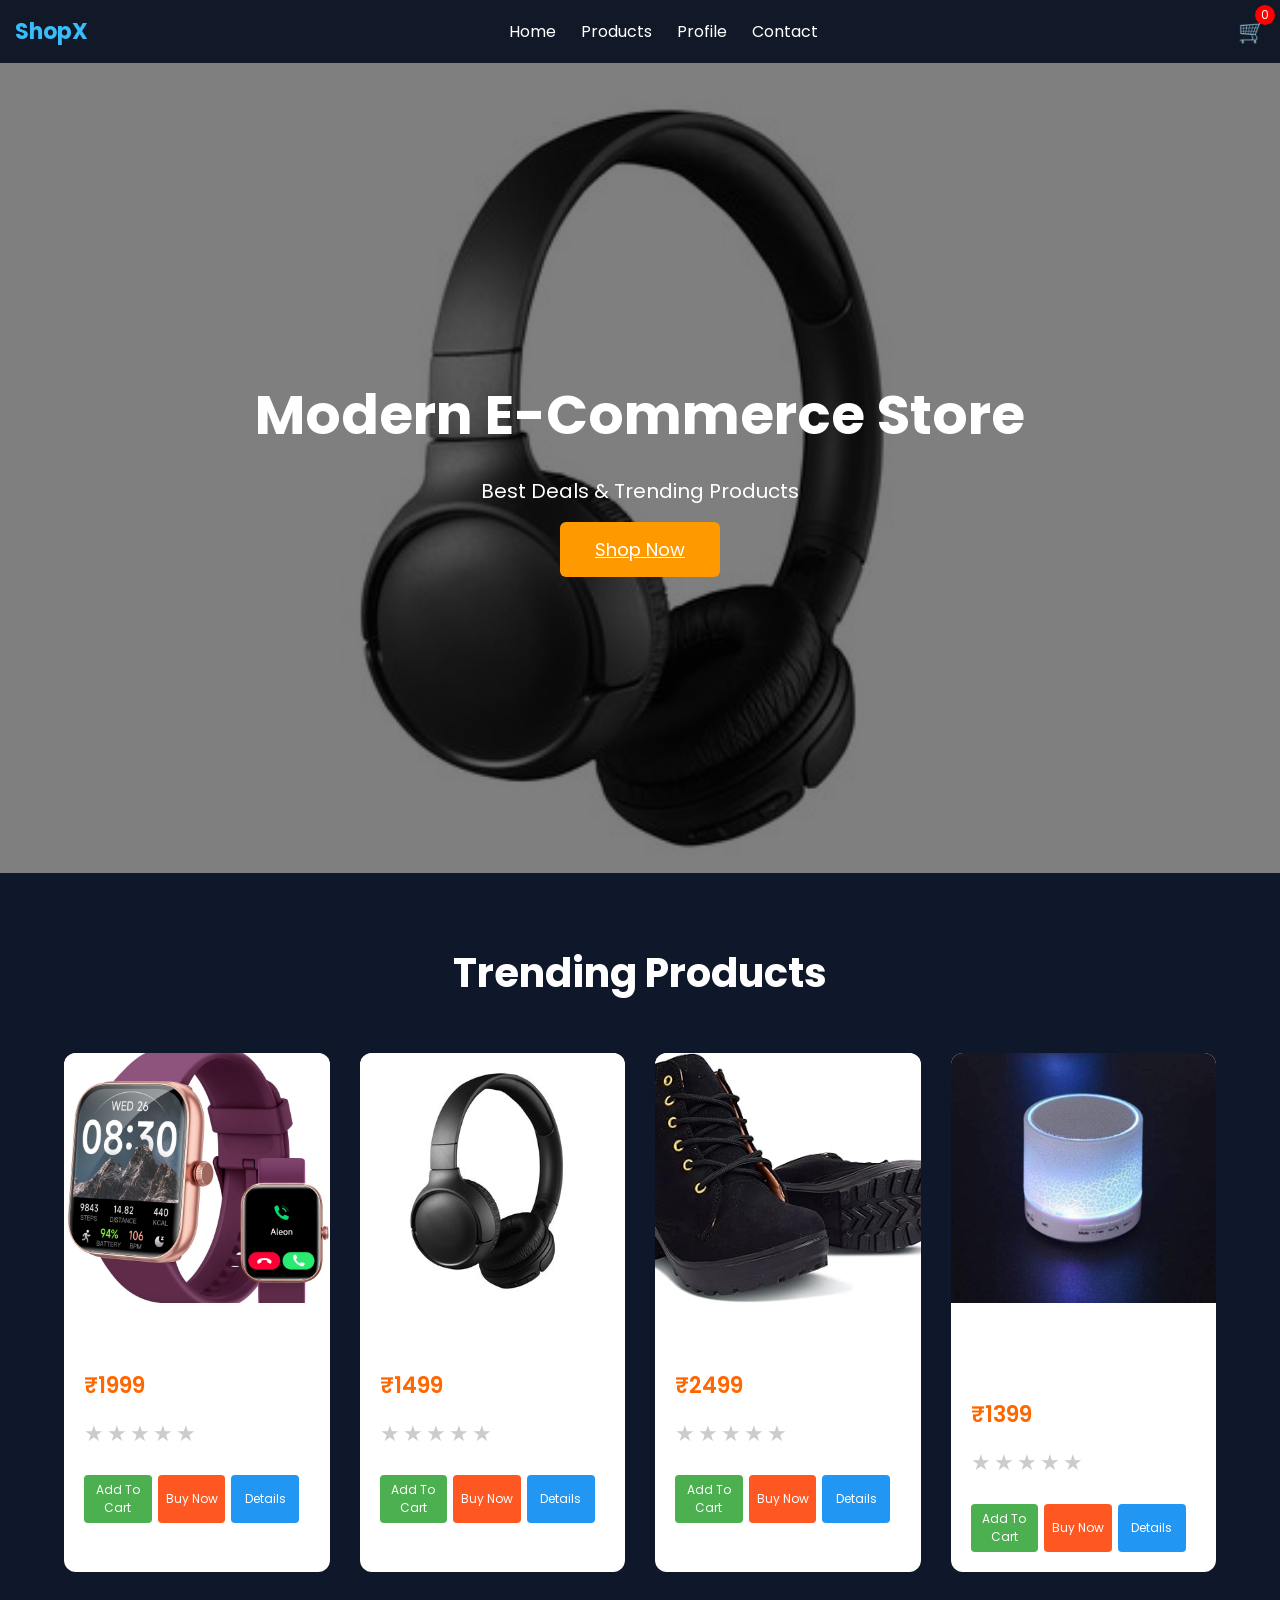
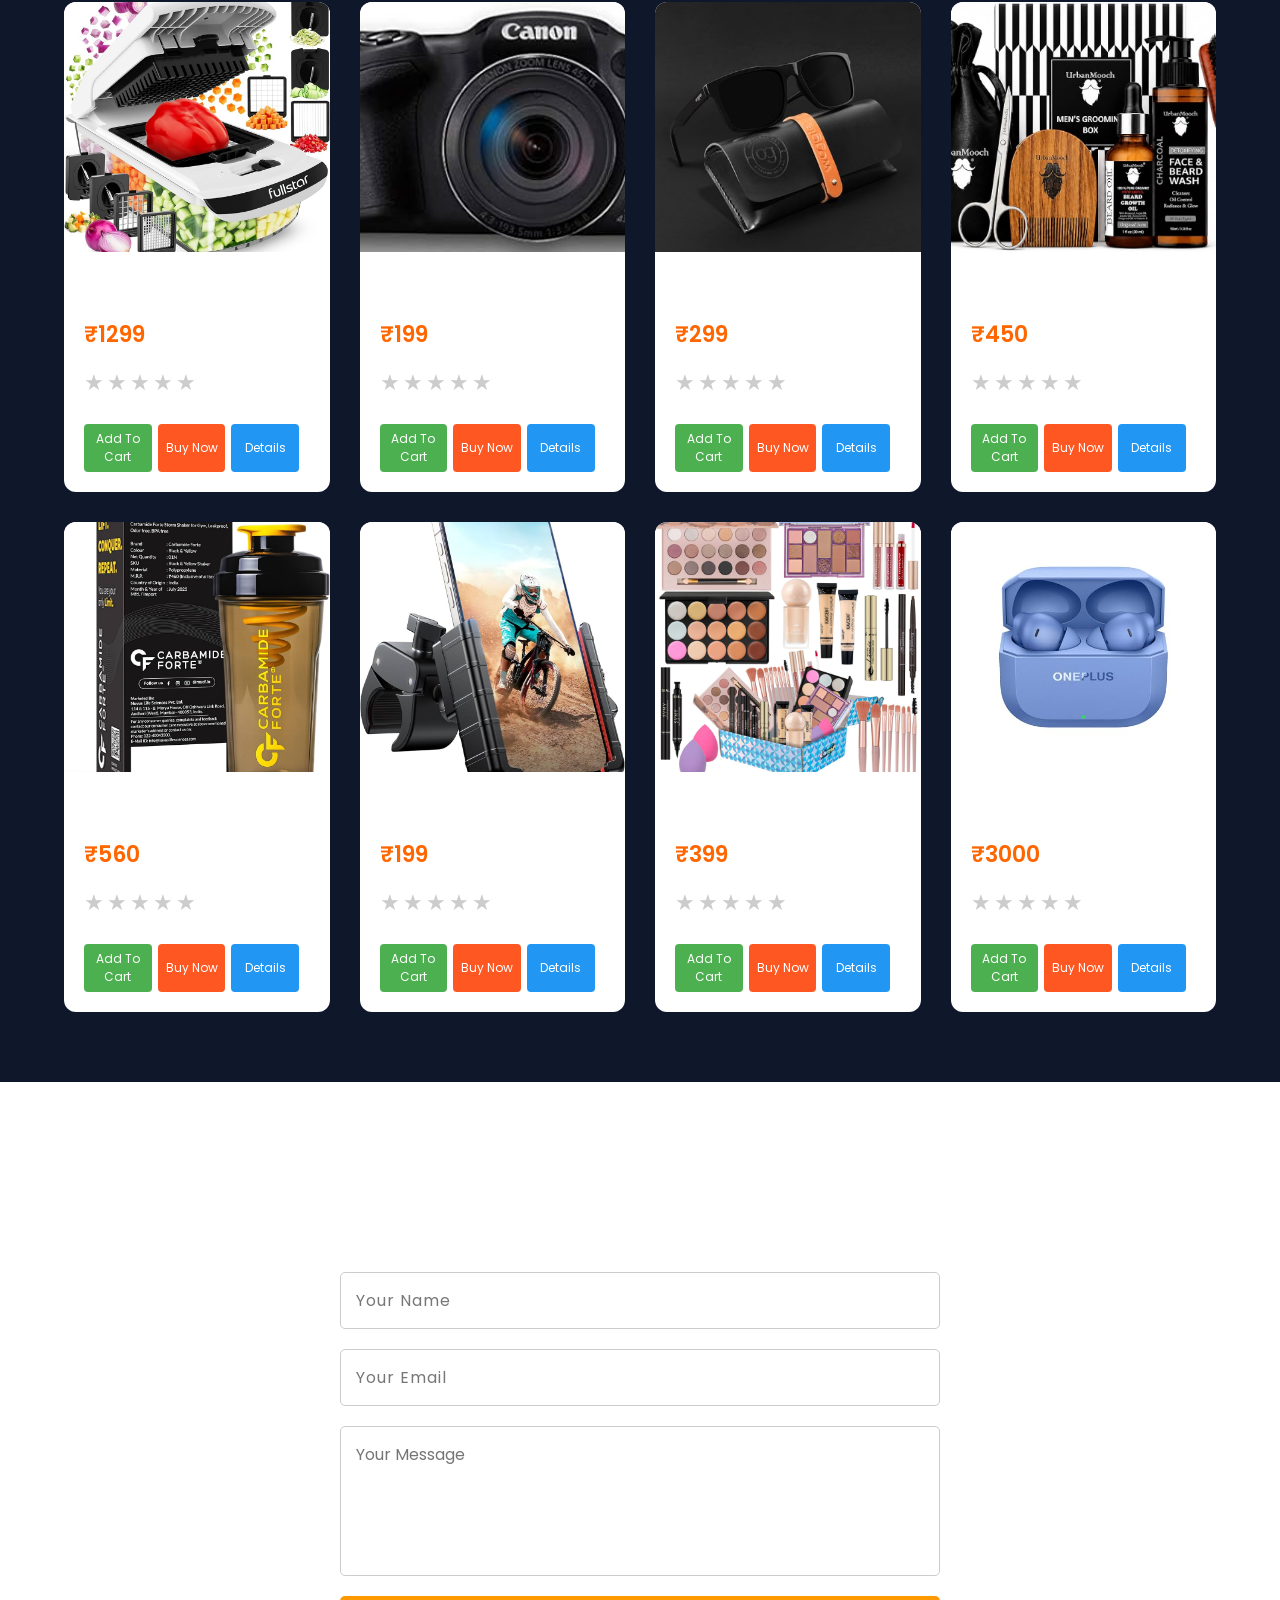
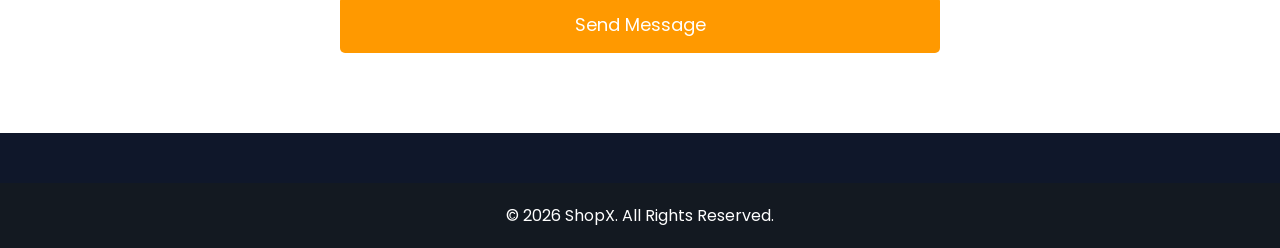
<file: index.html>
<!DOCTYPE html>
<html lang="en">

<head>
    <meta charset="UTF-8" />
    <meta name="viewport" content="width=device-width, initial-scale=1.0" />
    <title>Modern E-Commerce Website</title>

    <link rel="preconnect" href="https://fonts.googleapis.com">
    <link href="https://fonts.googleapis.com/css2?family=Poppins:wght@300;400;500;600;700&display=swap"
        rel="stylesheet">
    <!-- CSS LINK -->
    <link rel="stylesheet" href="style.css">
</head>

<body>

    <!-- NAVBAR -->

    <nav class="navbar">

        <div class="logo">ShopX</div>

        <div class="nav-links" id="navLinks">
            <a href="#home">Home</a>
            <a href="#products">Products</a>
            <a href="profile.html">Profile</a>
            <a href="#contact">Contact</a>
        </div>

        <body>

            <div class="buy-popup" id="buy-popup">

                <div class="buy-box">

                    <h2>Order Summary</h2>

                    <p id="buy-name"></p>
                    <p id="buy-price"></p>

                    <button onclick="confirmOrder()">Confirm Order</button>

                    <span onclick="closeBuyPopup()">&times;</span>

                </div>

            </div>

            <!-- JS FILE -->
            <!--  <script src="javascript.js"></script> -->

        </body>
        <div class="icons">
            <div class="cart" id="cartBtn">
                🛒
                <div class="cart-count" id="cartCount">0</div>
            </div>

            <div class="menu-btn" id="menuBtn">☰</div>
        </div>

    </nav>

    <!-- HERO -->


    <!-- HERO SECTION -->

    <section class="hero">

        <div class="slider">

            <!-- IMAGE 1 -->
            <div class="slide active">
                <img src="image/image12.jpg" alt="">
            </div>

            <!-- IMAGE 2 -->
            <div class="slide">
                <img src="image/image04.jpg" alt="">
            </div>

            <!-- IMAGE 3 -->
            <div class="slide">
                <img src="image/image14.jpg" alt="">
            </div>

            <!-- IMAGE 4 -->
            <div class="slide">
                <img src="image/image04.jpg" alt="">
            </div>

            <div class="overlay"></div>

        </div>

        <div class="hero-content">
            <h1>Modern E-Commerce Store</h1>
            <p>Best Deals & Trending Products</p>
            <a href="#home" class="btn" target="_blank" rel="noopener noreferrer">
                Shop Now
            </a>
        </div>

    </section>

    <!-- PRODUCTS -->

    <section class="products-section">

        <h2 class="section-title">Trending Products</h2>

        <div class="products" id="products">

        </div>

    </section>

    <!-- CART -->

    <div class="cart-sidebar" id="cartSidebar">
        <button class="close-cart" id="closeCartBtn" onclick="closeCart()">
            &times;
        </button>
        <h2>Your Cart</h2>

        <div id="cartItems"></div>

        <h3>Total: ₹<span id="total">0</span></h3>

    </div>


    </section>

    <div id="modal" class="modal">

        <div class="modal-box">

            <span class="close-btn" onclick="closeModal()">
                &times;
            </span>

            <h2 id="d-name"></h2>

            <h3 id="d-price"></h3>

            <p id="d-description"></p>

        </div>

    </div>

    <!-- CONTACT SECTION -->

    <section id="contact" class="contact-section">

        <h2 class="section-title">Contact Us</h2>

        <div class="contact-container">

            <form class="contact-form">

                <input type="text" placeholder="Your Name" required>

                <input type="email" placeholder="Your Email" required>

                <textarea placeholder="Your Message"></textarea>

                <button type="submit">Send Message</button>

            </form>

        </div>

    </section>
    <!-- FOOTER -->

    <footer>
        © 2026 ShopX. All Rights Reserved.
    </footer>
    <script src="script.js"></script>



</body>

</html>
</file>
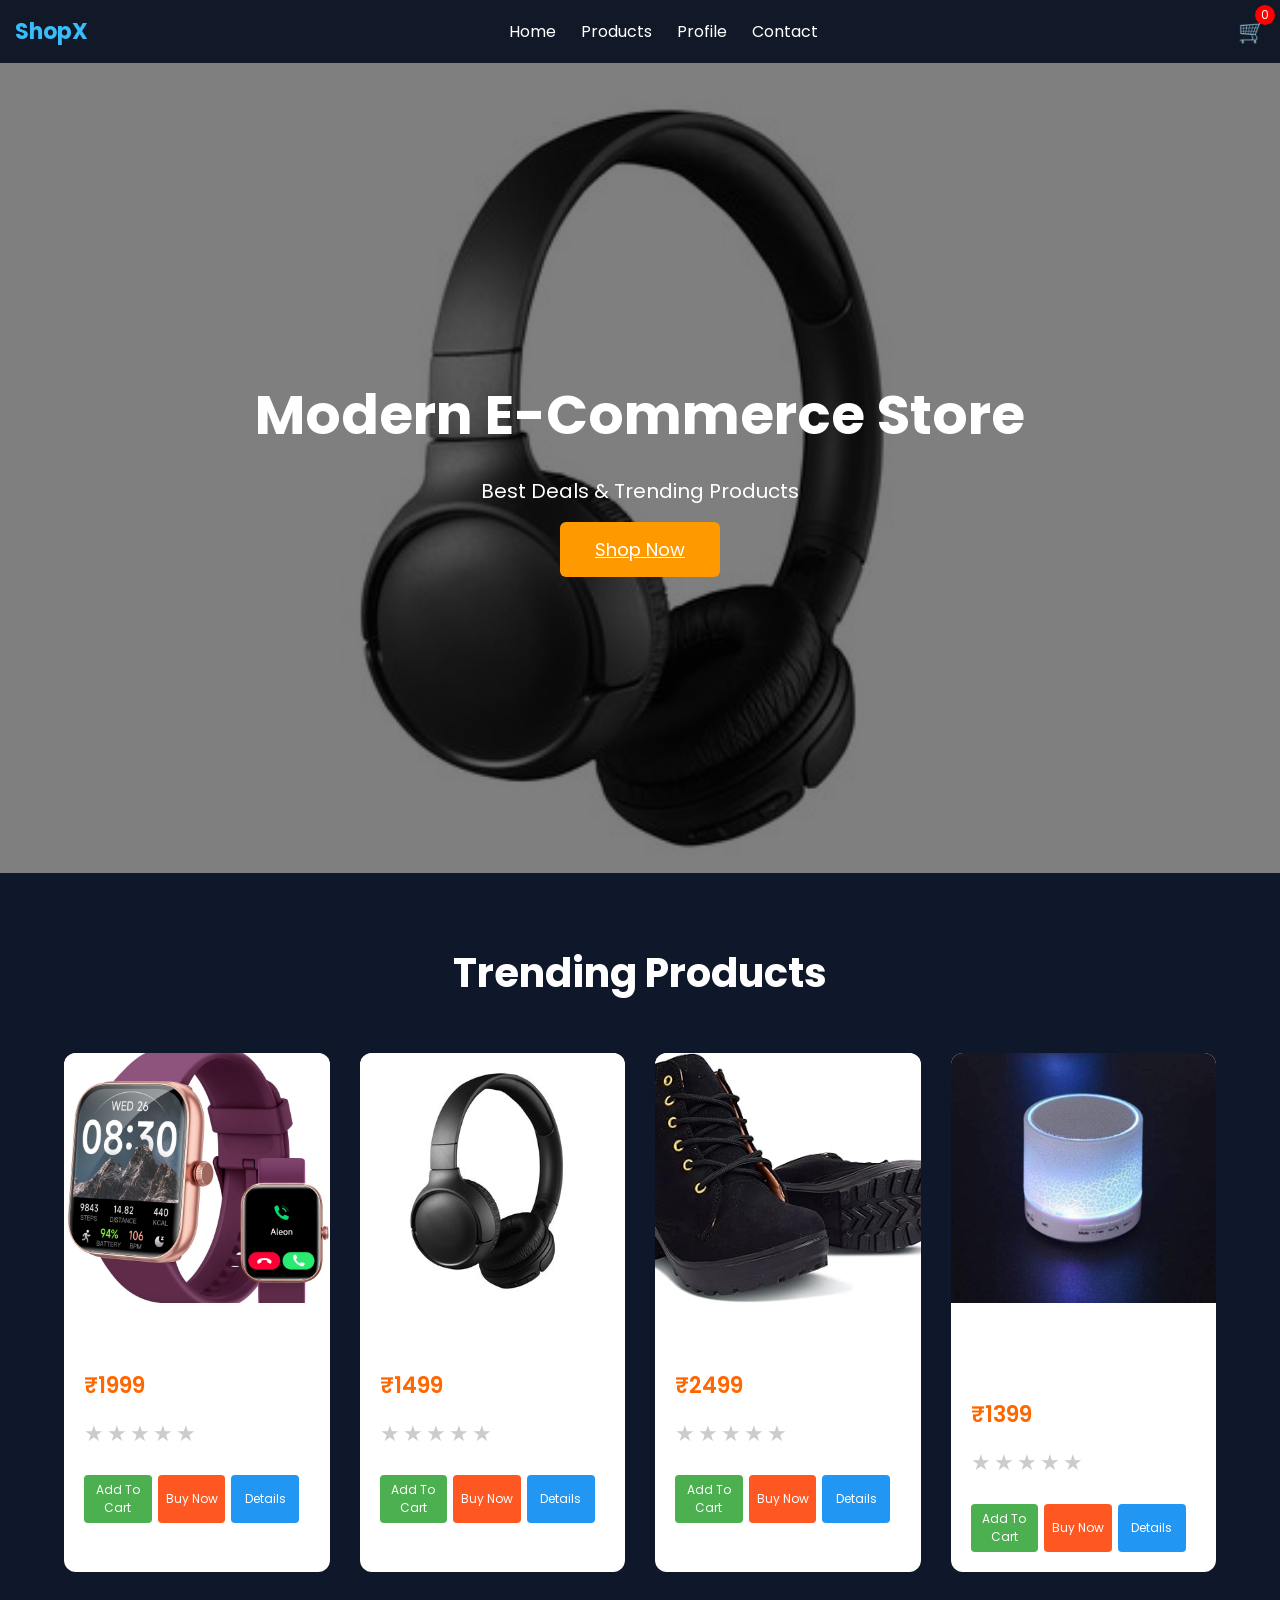
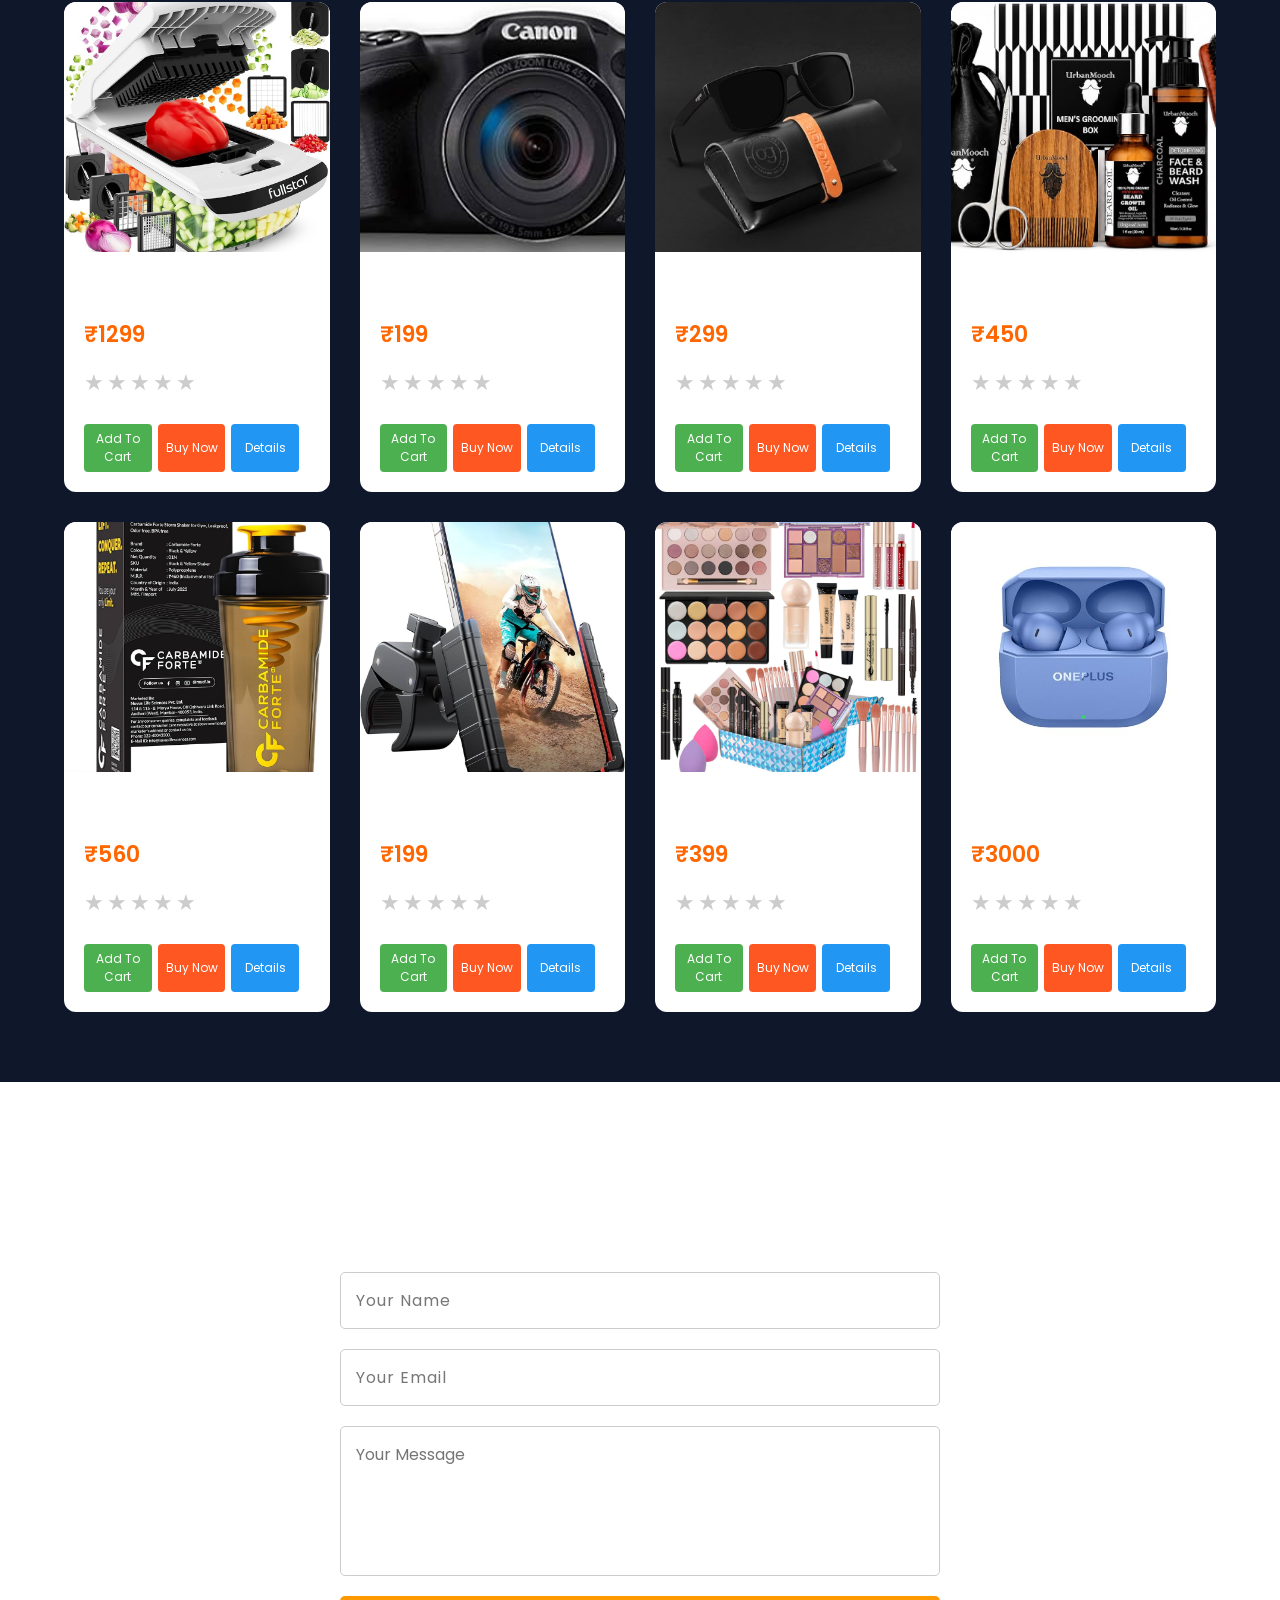
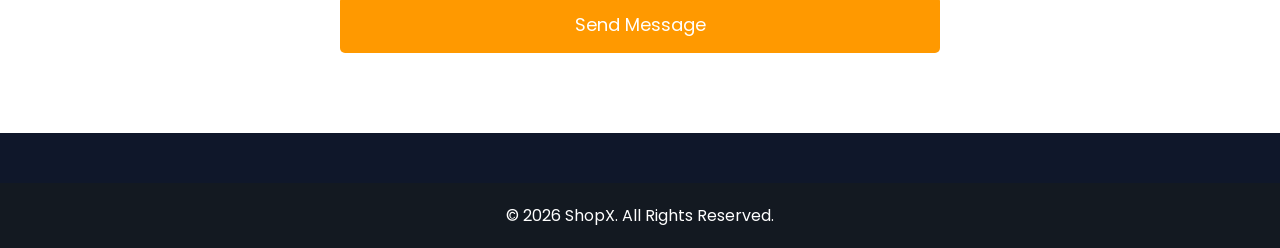
<file: checkout.html>
<!DOCTYPE html>
<html lang="en">

<head>
    <meta charset="UTF-8">
    <meta name="viewport" content="width=device-width, initial-scale=1.0">
    <title>Payment Page</title>

    <style>
        body {
            font-family: Arial;
            background: #f2f2f2;
            padding: 30px;
        }

        .container {
            max-width: 800px;
            margin: auto;
            background: white;
            padding: 25px;
            border-radius: 15px;
            box-shadow: 0 5px 20px rgba(0, 0, 0, 0.1);
        }

        h1 {
            text-align: center;
            color: green;
        }

        .product {
            text-align: center;
            margin-bottom: 20px;
        }

        .product img {
            width: 200px;
            border-radius: 10px;
        }

        .methods {
            display: flex;
            gap: 10px;
            margin-top: 20px;
            flex-wrap: wrap;
        }

        .btn {
            flex: 1;
            padding: 12px;
            border: none;
            cursor: pointer;
            border-radius: 10px;
            background: #ddd;
            font-weight: bold;
        }

        .btn.active {
            background: green;
            color: white;
        }

        .box {
            display: none;
            margin-top: 20px;
        }

        input,
        textarea {
            width: 100%;
            padding: 10px;
            margin-top: 10px;
            border: 1px solid #ccc;
            border-radius: 8px;
        }

        .pay {
            width: 100%;
            padding: 12px;
            background: green;
            color: white;
            border: none;
            margin-top: 15px;
            border-radius: 10px;
            cursor: pointer;
        }

        .qr {
            text-align: center;
        }

        .qr img {
            width: 200px;
            margin-top: 10px;
        }
    </style>
</head>

<body>

    <div class="container">

        <h1>Secure Payment</h1>

        <div class="product">
            <img id="img" alt="Product image">
            <h2 id="name"></h2>
            <h3>₹ <span id="price"></span></h3>
        </div>

        <div class="methods">
            <button class="btn" onclick="openTab('upi',this)">UPI</button>
            <button class="btn" onclick="openTab('card',this)">Card</button>
            <button class="btn" onclick="openTab('qr',this)">QR</button>
        </div>

        <!-- UPI -->
        <div id="upi" class="box">
            <input placeholder="Enter UPI ID">
            <button class="pay" onclick="pay('UPI')">Pay Now</button>
        </div>
        <!-- CARD -->
        <div id="card" class="box">
            <input type="text" id="cardNumber" placeholder="1234 5678 9012 3456" maxlength="16" autocomplete="off">

            <input type="text" id="expiry" placeholder="MM/YY" maxlength="5" autocomplete="off">
            <input type="password" id="cvv" placeholder="CVV" maxlength="3" autocomplete="off">

            <button class="pay" onclick="payCard()">
                Pay Now
            </button>

        </div>

        <!-- QR -->
        <div id="qr" class="box qr">
            <h3>Scan QR</h3>
            <img src="https://api.qrserver.com/v1/create-qr-code/?size=200x200&data=payment">
            <button class="pay" onclick="pay('QR')">I Have Paid</button>
        </div>

    </div>

    <script>

        let product = JSON.parse(localStorage.getItem("buyNowProduct"));

        if (!product) {
            alert("No product found");
            window.location.href = "index.html";
        }

        document.getElementById("img").src = product.image;
        document.getElementById("name").innerText = product.name;
        document.getElementById("price").innerText = product.price;

        function openTab(id, btn) {

            document.querySelectorAll(".box").forEach(b => b.style.display = "none");
            document.getElementById(id).style.display = "block";

            document.querySelectorAll(".btn").forEach(b => b.classList.remove("active"));
            btn.classList.add("active");
        }

        function pay(method) {

            let product = JSON.parse(localStorage.getItem("buyNowProduct"));

            let order = {
                name: product.name,
                price: product.price,
                qty: 1,
                total: product.price,
                image: product.image,
                paymentMethod: method
            };

            localStorage.setItem("successOrder", JSON.stringify(order));

            window.location.href = "payment process.html";
        }


        /* YAHI NICHE PASTE KARO */

        const cardInput = document.getElementById("cardNumber");

        cardInput.addEventListener("input", function (e) {

            let value = e.target.value.replace(/[^0-9]/g, '');

            if (value.length > 16) {
                value = value.substring(0, 16);
            }

            e.target.value = value;
        });


        const expiryInput = document.getElementById("expiry");

        expiryInput.addEventListener("input", function (e) {

            let value = e.target.value.replace(/[^0-9]/g, '');

            if (value.length > 4) {
                value = value.substring(0, 4);
            }

            if (value.length >= 3) {
                value = value.slice(0, 2) + "/" + value.slice(2);
            }

            e.target.value = value;
        });


        function payCard() {

            let card = document.getElementById("cardNumber").value.trim();
            let expiry = document.getElementById("expiry").value.trim();
            let cvv = document.getElementById("cvv").value.trim();

            if (card.length !== 16) {
                alert("❌ Card number must be 16 digits");
                return;
            }

            if (!/^\d{2}\/\d{2}$/.test(expiry)) {
                alert("❌ Invalid expiry format");
                return;
            }

            let parts = expiry.split('/');

            let month = parseInt(parts[0]);
            let year = parseInt(parts[1]);

            if (month < 1 || month > 12) {
                alert("❌ Invalid expiry month");
                return;
            }

            let today = new Date();

            let currentMonth = today.getMonth() + 1;
            let currentYear = today.getFullYear() % 100;

            if (year < currentYear ||
                (year === currentYear && month < currentMonth)) {

                alert("❌ Card expired");
                return;
            }

            if (!/^\d{3}$/.test(cvv)) {
                alert("❌ CVV must be 3 digits");
                return;
            }

            pay('CARD');
        }

    </script>

</body>

</html>
</file>
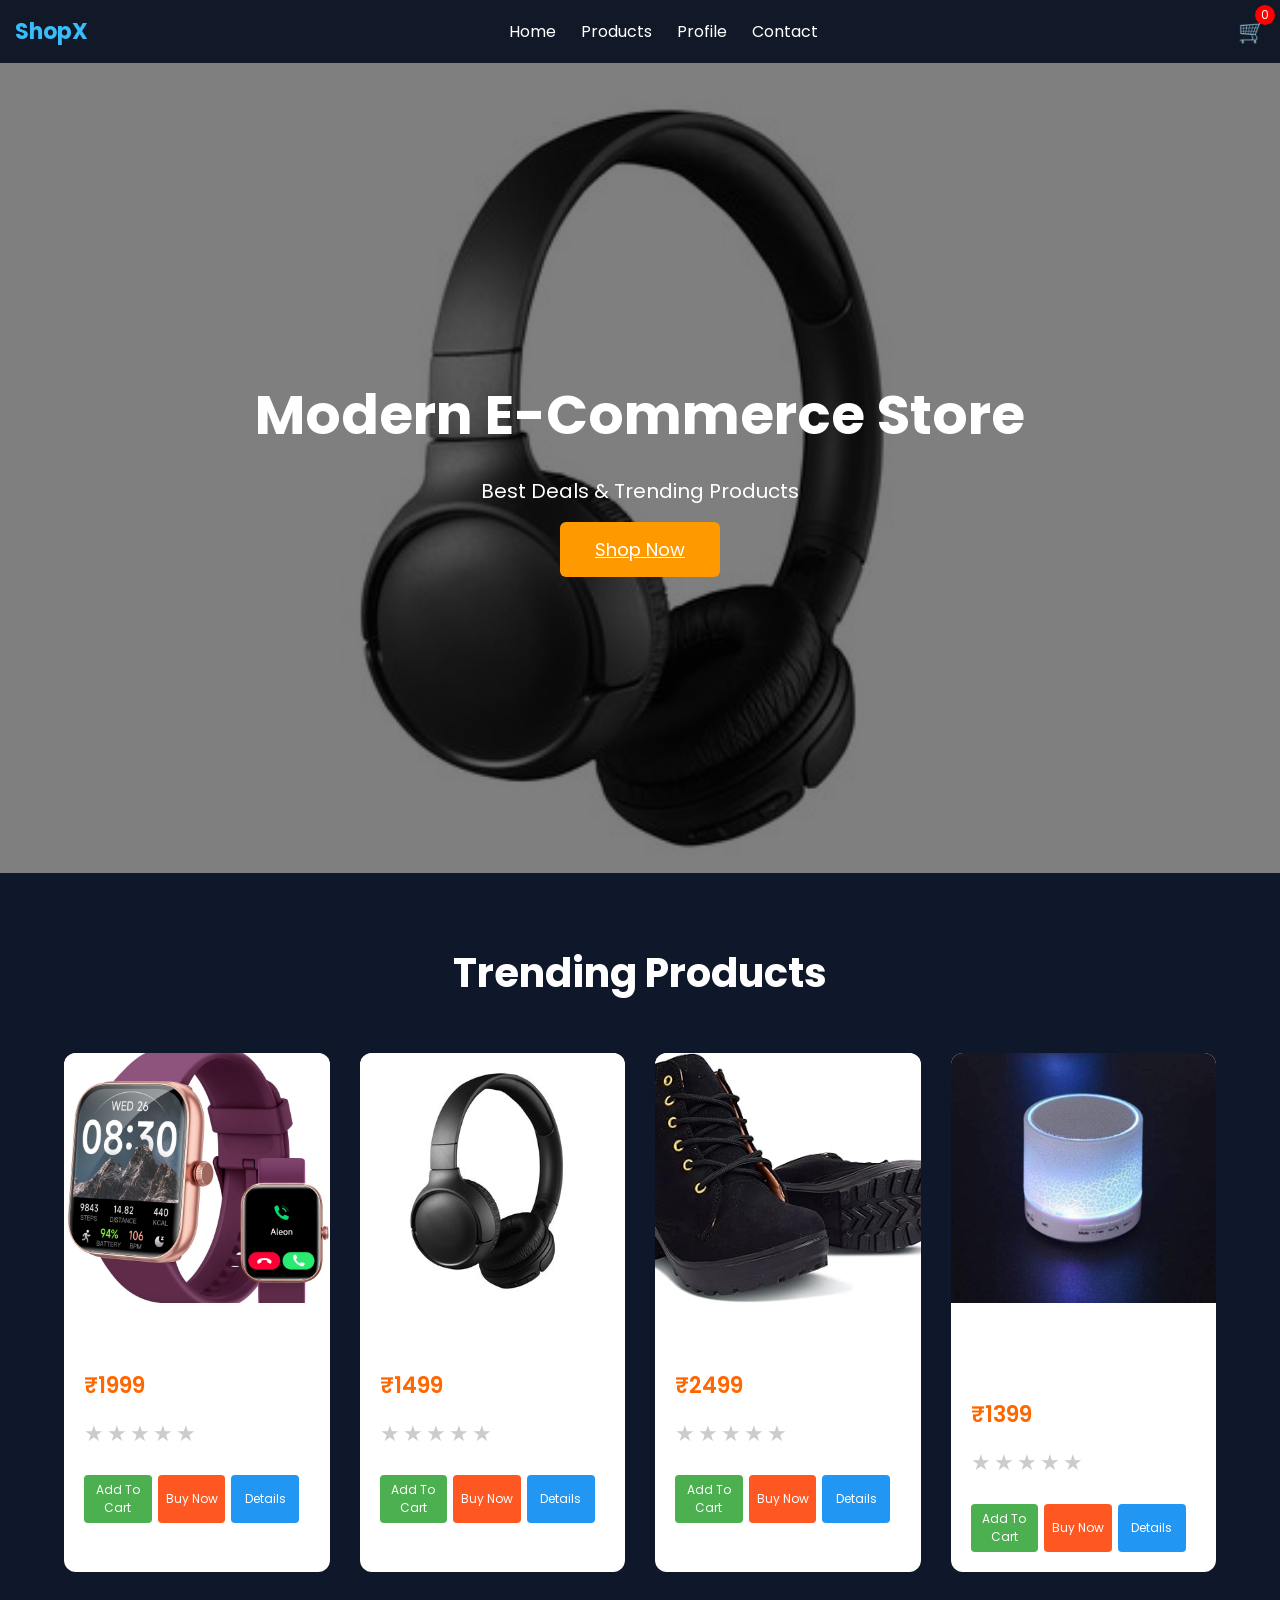
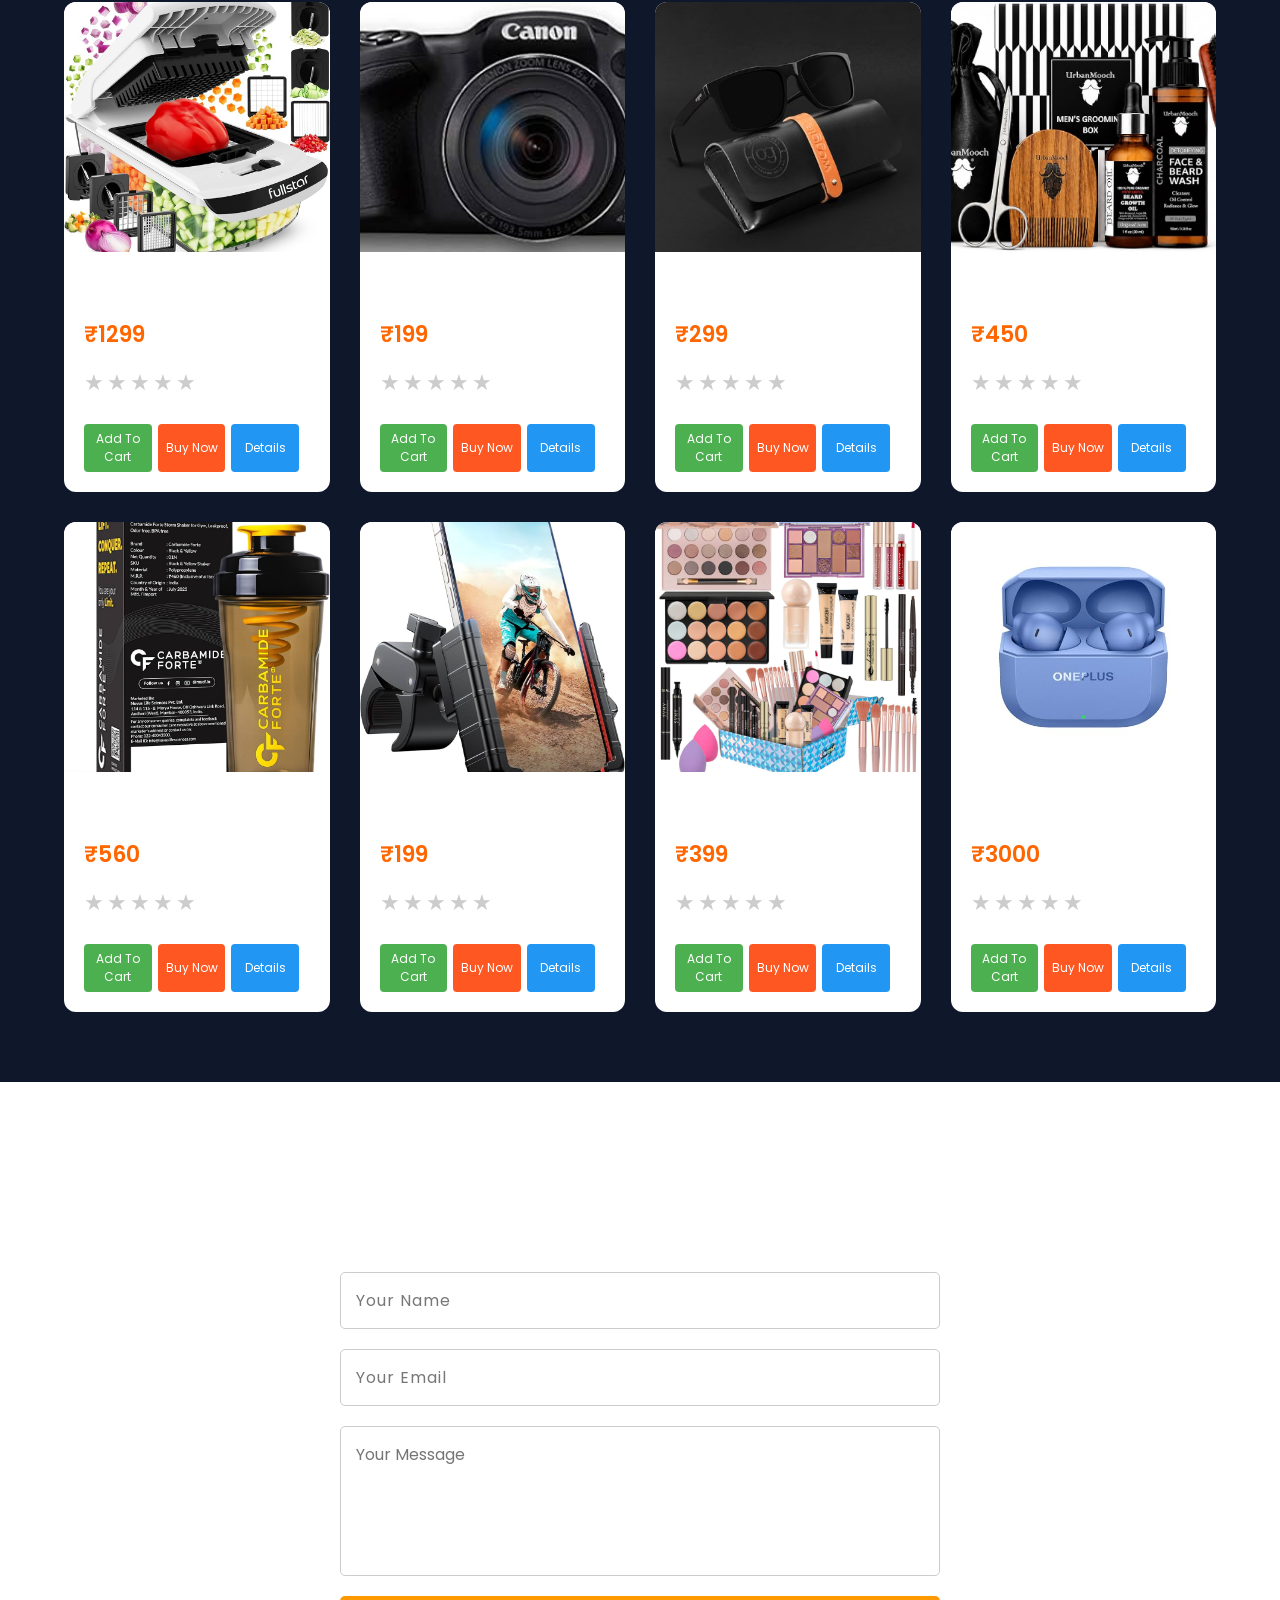
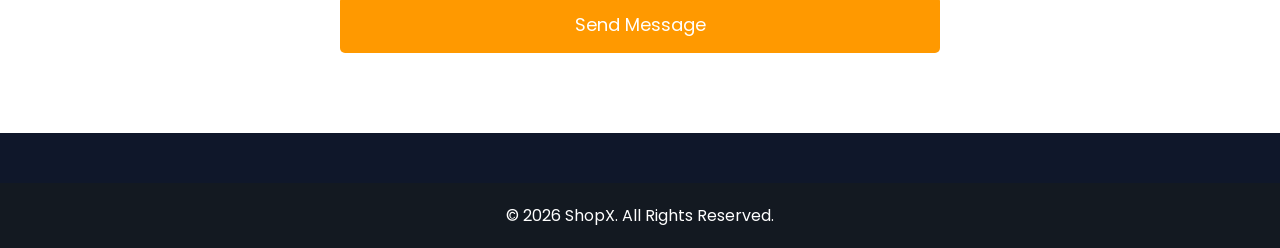
<file: payment process.html>
<!DOCTYPE html>
<html lang="en">
<head>
<meta charset="UTF-8">
<meta name="viewport" content="width=device-width, initial-scale=1.0"/>
<title>Payment Processing</title>

<style>

body{
  margin:0;
  font-family:Segoe UI;
  background:linear-gradient(135deg,#e8fff0,#f4fff7);
  height:100vh;
  display:flex;
  justify-content:center;
  align-items:center;
}

/* LOADER */
.loader{
  text-align:center;
}

.coin{
  width:80px;
  height:80px;
  background:gold;
  border-radius:50%;
  margin:auto;
  display:flex;
  align-items:center;
  justify-content:center;
  font-size:30px;
  animation:spin 1s linear infinite;
}

@keyframes spin{
  100%{transform:rotateY(360deg);}
}

.loading{
  margin-top:15px;
  font-size:20px;
  color:green;
  font-weight:bold;
}

/* SUCCESS BOX */
.box{
  display:none;
  background:white;
  padding:30px;
  border-radius:15px;
  width:380px;
  text-align:center;
  box-shadow:0 10px 25px rgba(0,0,0,0.2);
}

.check{
  width:80px;
  height:80px;
  background:green;
  color:white;
  border-radius:50%;
  display:flex;
  justify-content:center;
  align-items:center;
  font-size:40px;
  margin:auto;
}

h1{color:green;}

img{
  width:150px;
  margin:10px 0;
  border-radius:10px;
}

button{
  width:100%;
  padding:12px;
  margin-top:20px;
  border:none;
  background:green;
  color:white;
  border-radius:10px;
  cursor:pointer;
}

button:hover{
  background:darkgreen;
}

</style>
</head>

<body>

<div class="loader" id="loader">
  <div class="coin">₹</div>
  <div class="loading">Processing Payment...</div>
</div>

<div class="box" id="box">

  <div class="check">✔</div>

  <h1>Payment Successful</h1>

  <img id="img">

  <h3 id="name"></h3>
  <h3>Qty: <span id="qty"></span></h3>
  <h3>Total: ₹<span id="total"></span></h3>
  <h3>Method: <span id="method"></span></h3>

  <button onclick="goHome()">Back to Home</button>

</div>

<script>

let order = JSON.parse(localStorage.getItem("successOrder"));

if(!order){
  alert("No order found");
  window.location.href = "index.html";
}

document.getElementById("name").innerText = order.name || "";
document.getElementById("qty").innerText = order.qty || 1;
document.getElementById("total").innerText = order.total || 0;
document.getElementById("method").innerText = order.paymentMethod || "";
document.getElementById("img").src = order.image || "";

setTimeout(()=>{
  document.getElementById("loader").style.display="none";
  document.getElementById("box").style.display="block";
},3000);

function goHome(){
  localStorage.removeItem("successOrder");
  window.location.href="index.html";
}

</script>

</body>
</html>
</file>
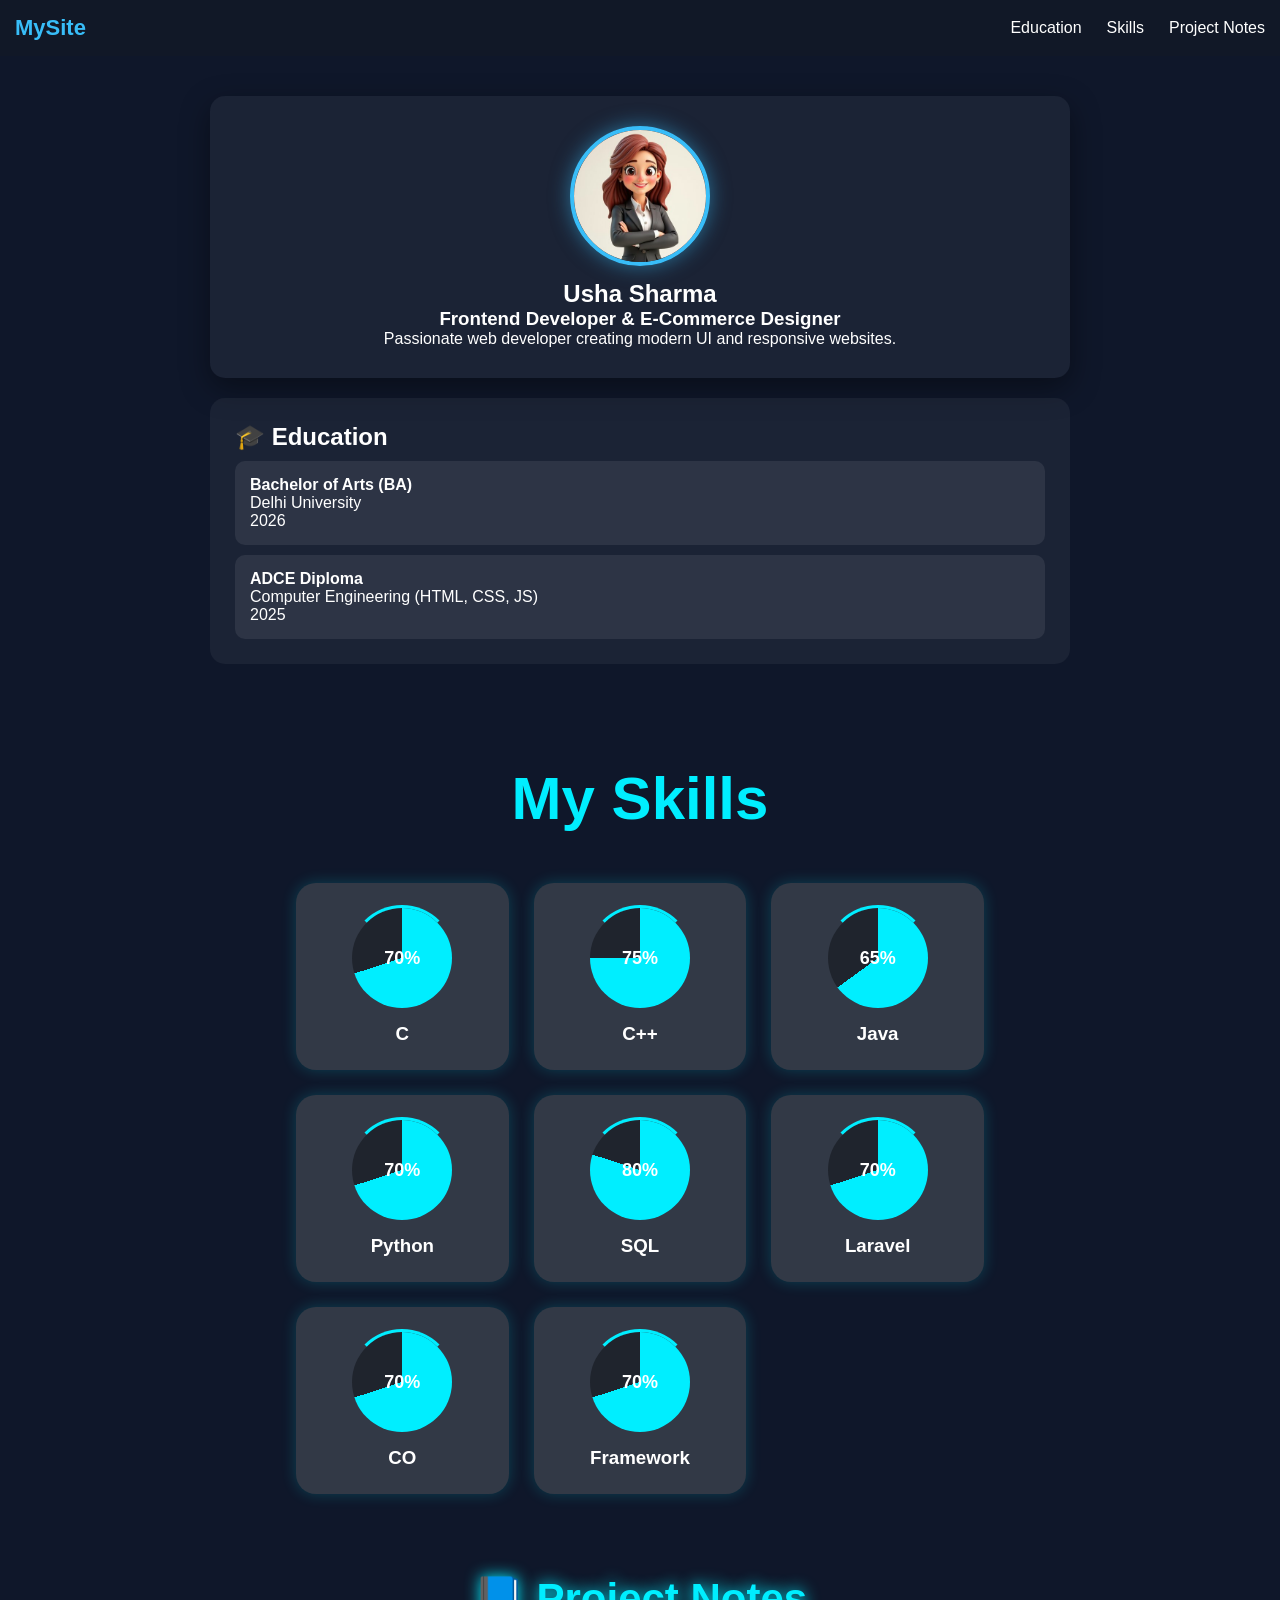
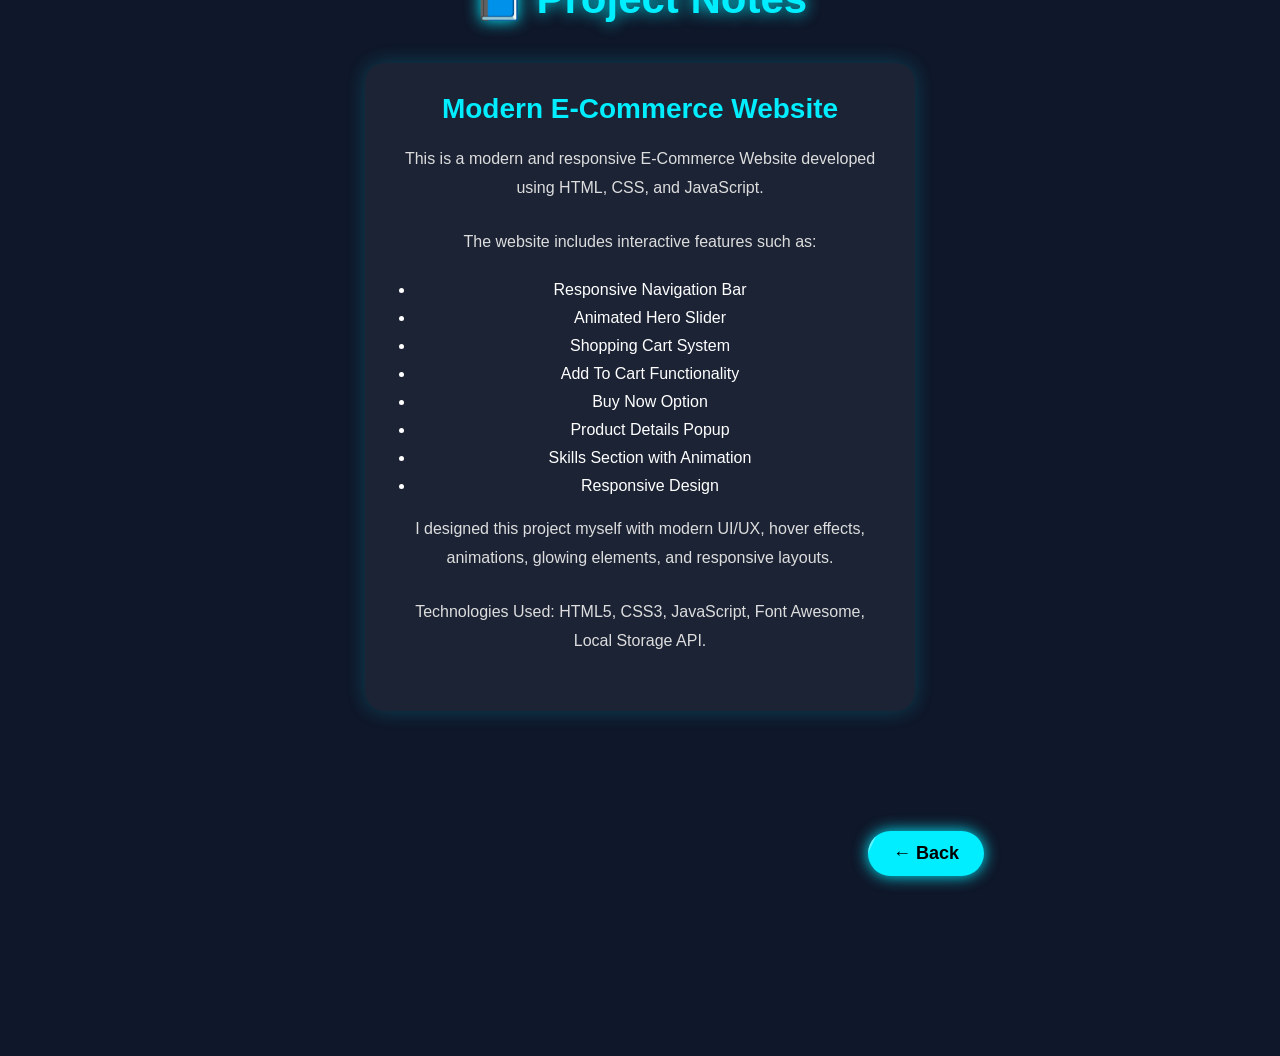
<file: profile.html>
<!DOCTYPE html>
<html>
<head>
  <meta charset="utf-8">
  <meta name="viewport" content="width=device-width, initial-scale=1">
  <title>Profile Page</title>
  <link rel="stylesheet" href="style.css">
</head>

<body>

<!-- NAV -->
<nav class="navbar">

  <div class="logo">MySite</div>

  <div class="nav-links">

    <a href="#education">Education</a>

    <a href="#skills">Skills</a>

    <a href="#projects">Project Notes</a>

  </div>

</nav>

<!-- PROFILE PAGE -->
<section class="profile-page">

  <!-- PROFILE HEADER -->
  <div class="profile-header">

    <img src="image/girl.jpg" alt="profile">

    <h1>Usha Sharma</h1>
    <h3>Frontend Developer & E-Commerce Designer</h3>

    <p>
      Passionate web developer creating modern UI and responsive websites.
    </p>

  </div>

  <!-- EDUCATION SECTION -->
 <div class="section-card" id="education">

    <h2>🎓 Education</h2>

    <div class="edu-box">
      <h4>Bachelor of Arts (BA)</h4>
      <p>Delhi University</p>
      <span>2026</span>
    </div>

    <div class="edu-box">
      <h4>ADCE Diploma</h4>
      <p>Computer Engineering (HTML, CSS, JS)</p>
      <span>2025</span>
    </div>

  </div>
<!-- SKILLS SECTION -->
<section class="skills-page" id="skills">    
  <h1>My Skills</h1>

    <div class="skills-container">

        <div class="skill-card" onclick="showInfo('C', 'C is a powerful system programming language Styles the web page design, colors, layout.')">
    <i class="fa-brands fa-cuttlefish"></i>
    <div class="circle" style="--percent:70%">70%</div>
    <h3>C</h3>
</div>
        

        <div class="skill-card" onclick="showInfo('C++', 'C++ is a powerful object-oriented programming language used for system and game development.')">
    <i class="fa-solid fa-code"></i>
    <div class="circle" style="--percent:75%">75%</div>
    <h3>C++</h3>
</div>

        <div class="skill-card" onclick="showInfo('Java', 'Java is a high-level object-oriented programming language used for applications and Android development.')">
    <i class="fa-brands fa-java"></i>
    <div class="circle" style="--percent:65%">65%</div>
    <h3>Java</h3>
</div>

        <div class="skill-card" onclick="showInfo('Python', 'Python is an easy-to-learn programming language used in AI, data science and web development.')">
    <i class="fa-brands fa-python"></i>
    <div class="circle" style="--percent:70%">70%</div>
    <h3>Python</h3>
</div>

        <div class="skill-card" onclick="showInfo('SQL', 'SQL is used to manage and manipulate relational databases.')">
    <i class="fa-solid fa-database"></i>
    <div class="circle" style="--percent:80%">80%</div>
    <h3>SQL</h3>
</div>

       <div class="skill-card" onclick="showInfo('Laravel', 'Laravel is a PHP framework used for building modern web applications.')">
    <i class="fa-brands fa-laravel"></i>
    <div class="circle" style="--percent:70%">70%</div>
    <h3>Laravel</h3>
</div>

         <div class="skill-card" onclick="showInfo('CO', 'Laravel is a PHP framework used for building modern web applications.')">
    <i class="fa-brands fa-laravel"></i>
    <div class="circle" style="--percent:70%">70%</div>
    <h3>CO</h3>
</div>

        <div class="skill-card" onclick="showInfo('Laravel', 'Laravel is a PHP framework used for building modern web applications.')">
    <i class="fa-brands fa-laravel"></i>
    <div class="circle" style="--percent:70%">70%</div>
    <h3>Framework</h3>
</div>

</div>
<!-- PROJECT NOTES SECTION -->


<section class="project-notes" id="projects">

    <h2>📘 Project Notes</h2>

    <div class="notes-box">

        <h3>Modern E-Commerce Website</h3>

        <p>
            This is a modern and responsive E-Commerce Website developed
            using HTML, CSS, and JavaScript.
        </p>

        <p>
            The website includes interactive features such as:
        </p>

        <ul>
            <li>Responsive Navigation Bar</li>
            <li>Animated Hero Slider</li>
            <li>Shopping Cart System</li>
            <li>Add To Cart Functionality</li>
            <li>Buy Now Option</li>
            <li>Product Details Popup</li>
            <li>Skills Section with Animation</li>
            <li>Responsive Design</li>
        </ul>

        <p>
            I designed this project myself with modern UI/UX,
            hover effects, animations, glowing elements,
            and responsive layouts.
        </p>

        <p>
            Technologies Used:
            HTML5, CSS3, JavaScript, Font Awesome, Local Storage API.
        </p>

    </div>

</section>
<a href="index.html" class="back-btn">
   ← Back
</a>
</section>
<div id="popup" class="popup">
    <div class="popup-box">
        <h2 id="popup-title"></h2>
        <p id="popup-text"></p>
        <button onclick="closePopup()">Close</button>
    </div>
</div>
<script src="script.js"></script>

</body>
</html>
</file>
<file: style.css>
* {
  margin: 0;
  padding: 0;
  box-sizing: border-box;
  font-family: "Poppins", sans-serif;
}

body {
  background: #1f242d;
  color: white;
  font-family: Arial, sans-serif;
  justify-content: center;
}
/* NAVBAR */

.navbar {
  background: #131921;
  color: white;
  padding: 15px 5%;
  display: flex;
  justify-content: space-between;
  align-items: center;
  position: sticky;
  top: 0;
  z-index: 1000;
}

.logo {
  font-size: 28px;
  font-weight: 700;
  color: #ff9900;
}

.nav-links {
  display: flex;
  gap: 25px;
}

.nav-links a {
  text-decoration: none;
  color: white;
  transition: 0.3s;
}

.nav-links a:hover {
  color: #ff9900;
}

.icons {
  display: flex;
  align-items: center;
  gap: 20px;
}

.cart {
  position: relative;
  cursor: pointer;
  font-size: 22px;
}

.cart-count {
  position: absolute;
  top: -10px;
  right: -10px;
  background: red;
  color: white;
  width: 20px;
  height: 20px;
  border-radius: 50%;
  display: flex;
  align-items: center;
  justify-content: center;
  font-size: 12px;
}

.menu-btn {
  display: none;
  font-size: 28px;
  cursor: pointer;
}

/* HERO */

/* HERO SECTION */

.hero {
  min-height: 90vh;
  position: relative;
  overflow: hidden;
}

.modal {
  display: none;
  position: fixed;
  top: 0;
  left: 0;
  width: 100%;
  height: 100%;
  background: rgba(0, 0, 0, 0.6);
  justify-content: center;
  align-items: center;
  z-index: 1000;
}

.modal-content {
  background: #fff;
  padding: 25px;
  border-radius: 10px;
  width: 320px;
  text-align: center;
}
.close-btn{
    font-size:20px;
    cursor:pointer;
    color:#dd1414;
    background:none;
    border:none;
    outline:none;
    box-shadow:none;
    padding:0;
}
.modal-content h2 {
  margin-bottom: 10px;
}

.modal-content p {
  margin: 10px 0;
}

.modal-content button {
  padding: 10px 20px;
  border: none;
  background: #111;
  color: #fff;
  border-radius: 5px;
  cursor: pointer;
}

.rating {
  color: gold;
  font-size: 18px;
  margin: 5px 0;
}

/* SLIDER IMAGES */

.slider {
  width: 100%;
  height: 90vh;
  position: relative;
}

.slide {
  position: absolute;
  width: 100%;
  height: 100%;
  opacity: 0;
  transition: 1s;
}

.slide.active {
  opacity: 1;
}

.slide img {
  width: 100%;
  height: 100%;
  object-fit: cover;
}

/* DARK OVERLAY */

.overlay {
  position: absolute;
  top: 0;
  left: 0;
  width: 100%;
  height: 100%;
  background: rgba(0, 0, 0, 0.5);
}

/* HERO CONTENT */

.hero-content {
  position: absolute;
  top: 50%;
  left: 50%;
  transform: translate(-50%, -50%);
  text-align: center;
  color: white;
  z-index: 10;
  width: 90%;
}

.hero-content h1 {
  font-size: 55px;
  margin-bottom: 20px;
}

.hero-content p {
  font-size: 20px;
  margin-bottom: 30px;
}

.btn {
  background: #ff9900;
  color: white;
  border: none;
  padding: 15px 35px;
  font-size: 18px;
  border-radius: 6px;
  cursor: pointer;
  transition: 0.3s;
}

.btn:hover {
  background: #e68900;
  transform: scale(1.05);
}

/* PRODUCTS */

.products-section {
  padding: 70px 5%;
}

.section-title {
  text-align: center;
  margin-bottom: 50px;
  font-size: 38px;
}

.products {
  display: grid;
  grid-template-columns: repeat(auto-fit, minmax(250px, 1fr));
  gap: 30px;
}

.card {
  background: white;
  border-radius: 12px;
  overflow: hidden;
  transition: 0.4s;
  position: relative;
}

.card:hover {
  transform: translateY(-10px);
  box-shadow: 0 10px 25px rgba(0, 0, 0, 0.15);
}

.card img {
  width: 100%;
  height: 250px;
  object-fit: cover;
  transition: 0.4s;
}

.card:hover img {
  transform: scale(1.05);
}

.card-content {
  padding: 20px;
}

.card-content h3 {
  margin-bottom: 10px;
}

.price {
  color: #ff6600;
  font-size: 22px;
  font-weight: 600;
  margin-bottom: 15px;
}
.rating {
  display: flex;
  gap: 3px;
  margin-bottom: 15px;
}

.star {
  font-size: 22px;
  cursor: pointer;
  color: #ccc;
  transition: 0.3s;
}

.star:hover {
  transform: scale(1.2);
}

.star.filled {
  color: gold;
}

.add-cart {
  width: 100%;
  padding: 12px;
  background: #131921;
  color: white;
  border: none;
  border-radius: 5px;
  cursor: pointer;
  transition: 0.3s;
}

.add-cart:hover {
  background: #ff9900;
}

/* CART SIDEBAR */

.cart-sidebar {
  position: fixed;
  right: -400px;
  top: 0;
  width: 350px;
  height: 100%;
  color: black;
  background: white;
  box-shadow: -5px 0 15px rgba(0, 0, 0, 0.2);
  padding: 20px;
  transition: 0.4s;
  z-index: 9999;
  overflow-y: auto;
}

.cart-sidebar.active {
  right: 0;
}

.close-cart{
    position:absolute;
    top:5px;
    right:15px;
    font-size:40px;
    cursor:pointer;
    color:#dd1414;

    background:none;
    border:none;
    outline:none;
    box-shadow:none;

    width:auto;
    height:auto;

    padding:0;
}
.cart-item {
  display: flex;
  align-items: center;
  gap: 15px;
  color: black;
  margin: 20px 0;
  border-bottom: 1px solid #ddd;
  padding-bottom: 15px;
}

.cart-item img {
  width: 70px;
  height: 70px;
  object-fit: cover;
  border-radius: 8px;
}

.remove-btn {
  background: red;
  color: white;
  border: none;
  padding: 6px 10px;
  border-radius: 5px;
  cursor: pointer;
}

/* FOOTER */

footer {
  background: #131921;
  color: white;
  text-align: center;
  padding: 20px;
  margin-top: 50px;
}

/* RESPONSIVE */

@media (max-width: 768px) {
  .menu-btn {
    display: block;
  }

  .nav-links {
    position: absolute;
    top: 70px;
    left: -100%;
    background: #131921;
    width: 100%;
    flex-direction: column;
    text-align: center;
    padding: 20px 0;
    transition: 0.4s;
  }

  .nav-links.active {
    left: 0;
  }

  .hero-content h1 {
    font-size: 35px;
  }

  .hero-content p {
    font-size: 16px;
  }

  .cart-sidebar {
    width: 100%;
  }
}

/* DEALS SECTION */

.deals-section {
  padding: 80px 5%;
  background: #f5f5f5;
}

.section-title {
  text-align: center;
  font-size: 40px;
  margin-bottom: 50px;
}

.deals-container {
  display: grid;
  grid-template-columns: repeat(auto-fit, minmax(250px, 1fr));
  gap: 30px;
}

.deal-card {
  background: white;
  padding: 20px;
  border-radius: 10px;
  text-align: center;
  transition: 0.4s;
  box-shadow: 0 5px 15px rgba(0, 0, 0, 0.1);
}

.deal-card:hover {
  transform: translateY(-10px);
}

.deal-card img {
  width: 100%;
  height: 220px;
  object-fit: cover;
  border-radius: 10px;
}

.deal-card h3 {
  margin: 15px 0 10px;
}

.deal-card p {
  color: #ff6600;
  font-weight: bold;
  margin-bottom: 15px;
}

.deal-card button {
  padding: 12px 25px;
  border: none;
  background: #131921;
  color: white;
  border-radius: 5px;
  cursor: pointer;
  transition: 0.3s;
}

.deal-card button:hover {
  background: #ff6600;
}

/* CONTACT SECTION */

.contact-section {
  padding: 80px 5%;
  background: white;
}

.contact-container {
  display: flex;
  justify-content: center;
}

.contact-form {
  width: 100%;
  max-width: 600px;
  display: flex;
  flex-direction: column;
  gap: 20px;
}

.contact-form input,
.contact-form textarea {
  padding: 15px;
  border: 1px solid #ccc;
  border-radius: 5px;
  font-size: 16px;
}

.contact-form textarea {
  height: 150px;
  resize: none;
}

.contact-form button {
  padding: 15px;
  border: none;
  background: #ff9900;
  color: white;
  font-size: 18px;
  border-radius: 5px;
  cursor: pointer;
  transition: 0.3s;
}

.contact-form button:hover {
  background: #ff6600;
}

/* MOBILE */

@media (max-width: 768px) {
  .section-title {
    font-size: 30px;
  }
}
.deal-card {
  width: 250px;
  background: white;
  padding: 15px;
  border-radius: 10px;
  text-align: center;
  box-shadow: 0 5px 15px rgba(0, 0, 0, 0.1);
}

.deal-card img {
  width: 100%;
  height: 180px;
  object-fit: cover;
  border-radius: 8px;
}

.deal-buttons {
  display: flex;
  gap: 10px;
  justify-content: center;
  margin-top: 10px;
}

.buy-btn {
  padding: 8px 12px;
  border: none;
  border-radius: 5px;
  cursor: pointer;
  color: white;
  font-size: 14px;
}

.buy-btn {
  background: #131921;
}
.details-btn {
    padding: 8px 12px;
  border: none;
  border-radius: 5px;
  cursor: pointer;
  color: white;
  font-size: 14px;
  background: #ff9900;
}

.buy-btn:hover,
.details-btn:hover {
  transform: scale(1.05);
}

.products-container {
  display: grid;
  grid-template-columns: repeat(auto-fit, minmax(220px, 1fr));
  gap: 20px;
  padding: 20px;
}

.deal-card {
  background: white;
  padding: 15px;
  border-radius: 10px;
  text-align: center;
  box-shadow: 0 5px 15px rgba(0, 0, 0, 0.1);
}
.btn-group {
  display: flex;
  gap: 8px;
  margin-top: 10px;
}

.btn-group button {
  flex: 1;
  padding: 6px 8px;
  font-size: 13px;
  border: none;
  cursor: pointer;
  border-radius: 4px;
}

/* Add to cart */
.add-cart {
  background: #4caf50;
  color: white;
}

/* Buy now */
.buy-now {
  background: #ff5722;
  color: white;
}

/* hover effect */
.add-cart:hover {
  background: #43a047;
}

.buy-now:hover {
  background: #e64a19;
}
.btn-group {
  display: flex;
  gap: 6px;
  margin-top: 10px;
}

.btn-group button {
  flex: 1;
  padding: 6px 6px;
  font-size: 12px;
  border: none;
  cursor: pointer;
  border-radius: 4px;
}

/* BACKDROP */
.modal {
  display: none;
  position: fixed;
  inset: 0;
  background: rgba(0, 0, 0, 0.6);
  justify-content: center;
  align-items: center;
}

.modal-box {
  background: white;
  color: black;
  padding: 20px;
  border-radius: 10px;
  width: 280px;
  text-align: center;
  animation: pop 0.3s ease;
}

/* CLOSE BUTTON */
.close {
  position: absolute;
  top: 5px;
  right: 10px;
  font-size: 20px;
  cursor: pointer;
}

/* ANIMATION */
@keyframes pop {
  from {
    transform: scale(0.7);
    opacity: 0;
  }
  to {
    transform: scale(1);
    opacity: 1;
  }
}
/* styles */
.add-cart {
  background: #4caf50;
  color: white;
}

.buy-now {
  background: #ff5722;
  color: white;
}

.details-btn {
  background: #2196f3;
  color: white;
}

/* hover */
.add-cart:hover {
  background: #43a047;
}
.buy-now:hover {
  background: #e64a19;
}
.details-btn:hover {
  background: #1976d2;
}

.deal-card img {
  width: 100%;
  height: 180px;
  object-fit: cover;
  border-radius: 8px;
}

.buy-btn {
  margin-top: 10px;
  padding: 10px 15px;
  border: none;
  background: #131921;
  color: white;
  border-radius: 6px;
  cursor: pointer;
}

.buy-btn:hover {
  background: #ff9900;
  transform: scale(1.05);
}
.buy-popup {
  position: fixed;
  top: 0;
  left: 0;
  width: 100%;
  height: 100%;
  background: rgba(0, 0, 0, 0.6);

  display: none;
  justify-content: center;
  align-items: center;
}

.buy-box {
  background: white;
  padding: 25px;
  border-radius: 10px;
  text-align: center;
  width: 300px;
  position: relative;
  animation: pop 0.3s ease;
}

.buy-box h2 {
  margin-bottom: 15px;
}

.buy-box p {
  margin: 10px 0;
  font-size: 18px;
}

.buy-box button {
  padding: 10px 15px;
  background: #131921;
  color: white;
  border: none;
  border-radius: 6px;
  cursor: pointer;
}

.buy-box span {
  position: absolute;
  top: 5px;
  right: 10px;
  font-size: 25px;
  cursor: pointer;
}

input::placeholder {
  color: #777;
  opacity: 1;
}

input {
  font-size: 16px;
  letter-spacing: 1px;
}

input:focus {
  outline: none;
  border: 2px solid green;
  box-shadow: 0 0 10px rgba(0, 128, 0, 0.2);
}

@keyframes pop {
  from {
    transform: scale(0.5);
    opacity: 0;
  }
  to {
    transform: scale(1);
    opacity: 1;
  }
}

.timeline {
  border-left: 3px solid #ff9900;
  padding-left: 20px;
}

.item {
  margin-bottom: 20px;
  position: relative;
}

.item::before {
  content: "";
  width: 12px;
  height: 12px;
  background: #ff9900;
  position: absolute;
  left: -28px;
  top: 5px;
  border-radius: 50%;
}

.item h4 {
  margin: 0;
  color: #131921;
}

.item p {
  margin: 5px 0;
  color: #555;
}

.item span {
  font-size: 14px;
  color: #999;
}

.skills-page {
  padding: 100px 10%;
}

.skills-page h1 {
  text-align: center;
  margin-bottom: 50px;
  font-size: 50px;
  color: #0ef;
  animation: glow 2s infinite alternate;
}

/* Glow Animation */
@keyframes glow {
  from {
    text-shadow: 0 0 10px #0ef;
  }
  to {
    text-shadow:
      0 0 25px #0ef,
      0 0 40px #0ef;
  }
}

.skill {
  margin-bottom: 30px;
  animation: fadeIn 1s ease forwards;
  opacity: 0;
}

/* Delay for each skill */
.skill:nth-child(2) {
  animation-delay: 0.2s;
}
.skill:nth-child(3) {
  animation-delay: 0.4s;
}
.skill:nth-child(4) {
  animation-delay: 0.6s;
}
.skill:nth-child(5) {
  animation-delay: 0.8s;
}
.skill:nth-child(6) {
  animation-delay: 1s;
}
.skill:nth-child(7) {
  animation-delay: 1.2s;
}
.skill:nth-child(8) {
  animation-delay: 1.4s;
}
.skill:nth-child(9) {
  animation-delay: 1.6s;
}

@keyframes fadeIn {
  from {
    transform: translateY(30px);
    opacity: 0;
  }
  to {
    transform: translateY(0);
    opacity: 1;
  }
}

.skill h3 {
  margin-bottom: 10px;
  font-size: 22px;
}

.bar {
  width: 100%;
  height: 18px;
  background: #323946;
  border-radius: 20px;
  overflow: hidden;
  box-shadow: 0 0 10px rgba(0, 0, 0, 0.5);
}

.bar span {
  display: block;
  height: 100%;
  border-radius: 20px;
  background: linear-gradient(90deg, #0ef, #00ff99);
  animation: fillBar 3s ease forwards;
}

/* Progress Animation */
@keyframes fillBar {
  from {
    width: 0;
  }
}

/* Hover Effect */
.skill:hover {
  transform: scale(1.03);
  transition: 0.2s;
}

.circle {
  width: 100px;
  height: 100px;
  border-radius: 50%;
  background: conic-gradient(#0ef var(--percent), #1f242d 0%);
  display: flex;
  align-items: center;
  justify-content: center;
  margin: 0 auto 15px;
  font-weight: bold;
  font-size: 18px;

  position: relative;
}

/* rotating ring effect */
.circle::before {
  content: "";
  position: absolute;
  width: 100%;
  height: 100%;
  border-radius: 50%;
  border: 3px solid transparent;
  border-top: 3px solid #0ef;
  animation: spin 1.5s linear infinite;
}

/* text ko fix rakhne ke liye */
.circle span {
  position: relative;
  z-index: 1;
}

@keyframes spin {
  0% {
    transform: rotate(0deg);
  }
  100% {
    transform: rotate(360deg);
  }
}
.popup {
  display: none;
  position: fixed;
  top: 0;
  left: 0;
  width: 100%;
  height: 100%;
  background: rgba(0, 0, 0, 0.8);
  justify-content: center;
  align-items: center;
  z-index: 99999;
}
.popup-box {
  background: #323946;
  padding: 30px;
  border-radius: 15px;
  width: 300px;
  text-align: center;
  box-shadow: 0 0 20px #0ef;
  animation: pop 0.3s ease;
}

.popup-box button {
  margin-top: 15px;
  padding: 10px 20px;
  background: #0ef;
  border: none;
  border-radius: 20px;
  cursor: pointer;
}
.skills-page {
  padding: 100px 10%;
  text-align: center;
}

.skills-page h1 {
  font-size: 60px;
  color: #0ef;
  margin-bottom: 50px;
}

.skills-container {
  display: grid;
  grid-template-columns: repeat(auto-fit, minmax(200px, 1fr));
  gap: 25px;
}

.skill-card {
  background: #323946;
  padding: 25px;
  border-radius: 20px;
  box-shadow: 0 0 15px rgba(0, 238, 255, 0.2);
  transition: 0.4s;
}

.skill-card:hover {
  transform: translateY(-10px);
  box-shadow: 0 0 25px #0ef;
}

/* Circular progress */
.circle {
  width: 100px;
  height: 100px;
  border-radius: 50%;
  background: conic-gradient(#0ef var(--percent), #1f242d 0%);
  display: flex;
  align-items: center;
  justify-content: center;
  margin: 0 auto 15px;
  font-weight: bold;
  font-size: 18px;
}

.skill-card i {
  font-size: 50px;
  color: #0ef;
  margin-bottom: 10px;
}

.popup-box h2 {
  font-size: 28px; /* title size */
  color: #0ef;
  margin-bottom: 10px;
}

.popup-box p {
  font-size: 18px; /* description size */
  line-height: 1.5;
}

.back-btn {
  position: fixed;
  top: 50%;
  left: 50%;
  transform: translate(-50%, -50%);

  background: #0ef;
  color: #000;
  padding: 12px 25px;
  border-radius: 30px;
  text-decoration: none;
  font-weight: bold;
  font-size: 18px;

  box-shadow: 0 0 15px #0ef;
  transition: 0.3s ease;
}

.back-btn {
  display: inline-block;
  position: relative;
  left: 50%;
  transform: translateX(-50%);

  padding: 12px 30px;
  background: #0ef;
  color: #000;
  font-size: 18px;
  font-weight: bold;
  text-decoration: none;
  border-radius: 30px;
  overflow: hidden;

  box-shadow: 0 0 15px #0ef;
  transition: 0.3s;
}
.back-btn::before {
  content: "";
  position: absolute;
  top: 0;
  left: -100%;
  width: 100%;
  height: 100%;
  background: rgba(255, 255, 255, 0.4);
  transform: skewX(-25deg);
  transition: 0.5s;
}
.back-btn:hover::before {
  left: 100%;
}

.back-btn:hover {
  transform: translateX(-50%) scale(1.1);
  box-shadow: 0 0 30px #0ef;
  background: linear-gradient(90deg, #0ef, #00ffcc);
}
.bar {
  width: 100%;
  height: 8px;
  background: #ddd;
  border-radius: 10px;
  overflow: hidden;
}

.fill {
  height: 100%;
  background: #ff9900;
  border-radius: 10px;
  transition: 0.5s;
}

.profile-header img {
  width: 160px;
  height: 160px;
  border-radius: 50%;
  object-fit: cover;
  border: 4px solid #38bdf8;
  margin-bottom: 15px;

  /* ANIMATION */
  animation: float 4s ease-in-out infinite;

  /* EFFECT */
  transition: 0.5s ease;

  /* SHADOW */
  box-shadow: 0 0 20px rgba(56, 189, 248, 0.5);
}

/* HOVER EFFECT */
.profile-header img:hover {
  transform: scale(1.08) rotate(5deg);

  box-shadow:
    0 0 20px #38bdf8,
    0 0 40px #38bdf8,
    0 0 60px #38bdf8;

  border-color: #fff;
}

/* FLOAT ANIMATION */
@keyframes float {
  0% {
    transform: translateY(0px);
  }

  50% {
    transform: translateY(-15px);
  }

  100% {
    transform: translateY(0px);
  }
}

/* GLOW EFFECT */
@keyframes glow {
  from {
    box-shadow: 0 0 10px #38bdf8;
  }
  to {
    box-shadow: 0 0 30px #38bdf8;
  }
}

.profile-card {
  animation: slideUp 0.8s ease forwards;
  opacity: 0;
  transform: translateY(40px);
}

@keyframes slideUp {
  to {
    opacity: 1;
    transform: translateY(0);
  }
}

.profile-content h1 {
  animation: fadeIn 1s ease forwards;
}

.profile-content h3 {
  animation: fadeIn 1.3s ease forwards;
}

.profile-content p {
  animation: fadeIn 1.6s ease forwards;
}

@keyframes fadeIn {
  from {
    opacity: 0;
    transform: translateX(20px);
  }
  to {
    opacity: 1;
    transform: translateX(0);
  }
}

/* BODY */
body {
  margin: 0;
  font-family: Arial;
  background: #0f172a;
  color: white;
}

/* NAV */
.navbar {
  padding: 15px;
  background: #111827;
  text-align: center;
}

.logo {
  color: #38bdf8;
  font-size: 22px;
  font-weight: bold;
}

/* PROFILE PAGE */
.profile-page {
  padding: 40px 20px;
  max-width: 900px;
  margin: auto;
}

/* HEADER */
.profile-header {
  text-align: center;
  background: rgba(255, 255, 255, 0.05);
  padding: 30px;
  border-radius: 15px;
  box-shadow: 0 10px 30px rgba(0, 0, 0, 0.4);
  margin-bottom: 20px;
  animation: fadeIn 0.8s ease;
}

.profile-header img {
  width: 140px;
  height: 140px;
  border-radius: 50%;
  object-fit: cover;
  border: 4px solid #38bdf8;
  margin-bottom: 10px;
  animation: float 3s infinite ease-in-out;
}

/* EDUCATION CARD */
.section-card {
  background: rgba(255, 255, 255, 0.05);
  padding: 25px;
  border-radius: 15px;
  margin-top: 20px;
}

.edu-box {
  background: rgba(255, 255, 255, 0.08);
  padding: 15px;
  border-radius: 10px;
  margin-top: 10px;
  transition: 0.3s;
}

.edu-box:hover {
  transform: translateX(8px);
  background: rgba(56, 189, 248, 0.15);
}

/* ANIMATION */
@keyframes float {
  0% {
    transform: translateY(0);
  }
  50% {
    transform: translateY(-10px);
  }
  100% {
    transform: translateY(0);
  }
}

@keyframes fadeIn {
  from {
    opacity: 0;
    transform: translateY(20px);
  }
  to {
    opacity: 1;
    transform: translateY(0);
  }
}

/* PROJECT NOTES */

.project-notes {
  padding: 80px 10%;
  background: #0f172a;
  color: white;
}

.project-notes h2 {
  text-align: center;
  font-size: 42px;
  color: #0ef;
  margin-bottom: 40px;
  text-shadow: 0 0 15px #0ef;
}

.notes-box {
  background: rgba(255, 255, 255, 0.05);
  padding: 30px;
  border-radius: 20px;
  box-shadow: 0 0 20px rgba(0, 238, 255, 0.2);
  transition: 0.4s;
}

.notes-box:hover {
  transform: translateY(-8px);
  box-shadow: 0 0 30px #0ef;
}

.notes-box h3 {
  color: #0ef;
  margin-bottom: 20px;
  font-size: 28px;
}

.notes-box p {
  line-height: 1.8;
  margin-bottom: 25px;
  color: #ddd;
}

.notes-box ul {
  margin-left: 20px;
  margin-bottom: 20px;
}

.notes-box ul li {
  margin-bottom: 10px;
  color: #fff;
}

/* BACK BUTTON */

.back-btn {
  display: block;
  width: fit-content;

  margin: 40px auto; /* ✅ center */

  padding: 12px 25px;
  background: #0ef;
  color: #000;
  text-decoration: none;
  font-size: 18px;
  font-weight: bold;
  border-radius: 30px;
}
.back-btn:hover {
  transform: scale(1.05);
  box-shadow: 0 0 30px #0ef;
}


/* RESPONSIVE DESIGN */

@media (max-width: 992px){

  .hero-content h1{
    font-size:42px;
  }

  .hero-content p{
    font-size:18px;
  }

  .products{
    grid-template-columns: repeat(auto-fit, minmax(220px,1fr));
  }

  .cart-sidebar{
    width:320px;
  }
}

@media (max-width: 768px){

  .navbar{
    padding:15px 20px;
  }

  .menu-btn{
    display:block;
  }

  .nav-links{
    position:absolute;
    top:70px;
    left:0;
    width:100%;
    background:#131921;
    flex-direction:column;
    align-items:center;
    gap:20px;
    padding:20px 0;
    display:none;
  }

  .nav-links.active{
    display:flex;
  }

  .hero{
    min-height:70vh;
  }

  .slider{
    height:70vh;
  }

  .hero-content h1{
    font-size:34px;
  }

  .hero-content p{
    font-size:16px;
  }

  .btn{
    padding:12px 25px;
    font-size:16px;
  }

  .products-section{
    padding:50px 20px;
  }

  .products{
    grid-template-columns:1fr 1fr;
    gap:20px;
  }

  .card img{
    height:200px;
  }

  .cart-sidebar{
    width:100%;
  }

  .modal-content,
  .modal-box{
    width:90%;
  }
}

@media (max-width: 480px){

  .logo{
    font-size:24px;
  }

  .hero-content h1{
    font-size:26px;
  }

  .hero-content p{
    font-size:14px;
  }

  .products{
    grid-template-columns:1fr;
  }

  .card-content{
    padding:15px;
  }

  .price{
    font-size:20px;
  }

  .btn-group{
    flex-direction:column;
  }

  .btn-group button{
    width:100%;
  }

  .cart-sidebar{
    width:100%;
    padding:15px;
  }

  .cart-item{
    gap:10px;
  }

  .cart-item img{
    width:60px;
    height:60px;
  }
}
</file>
